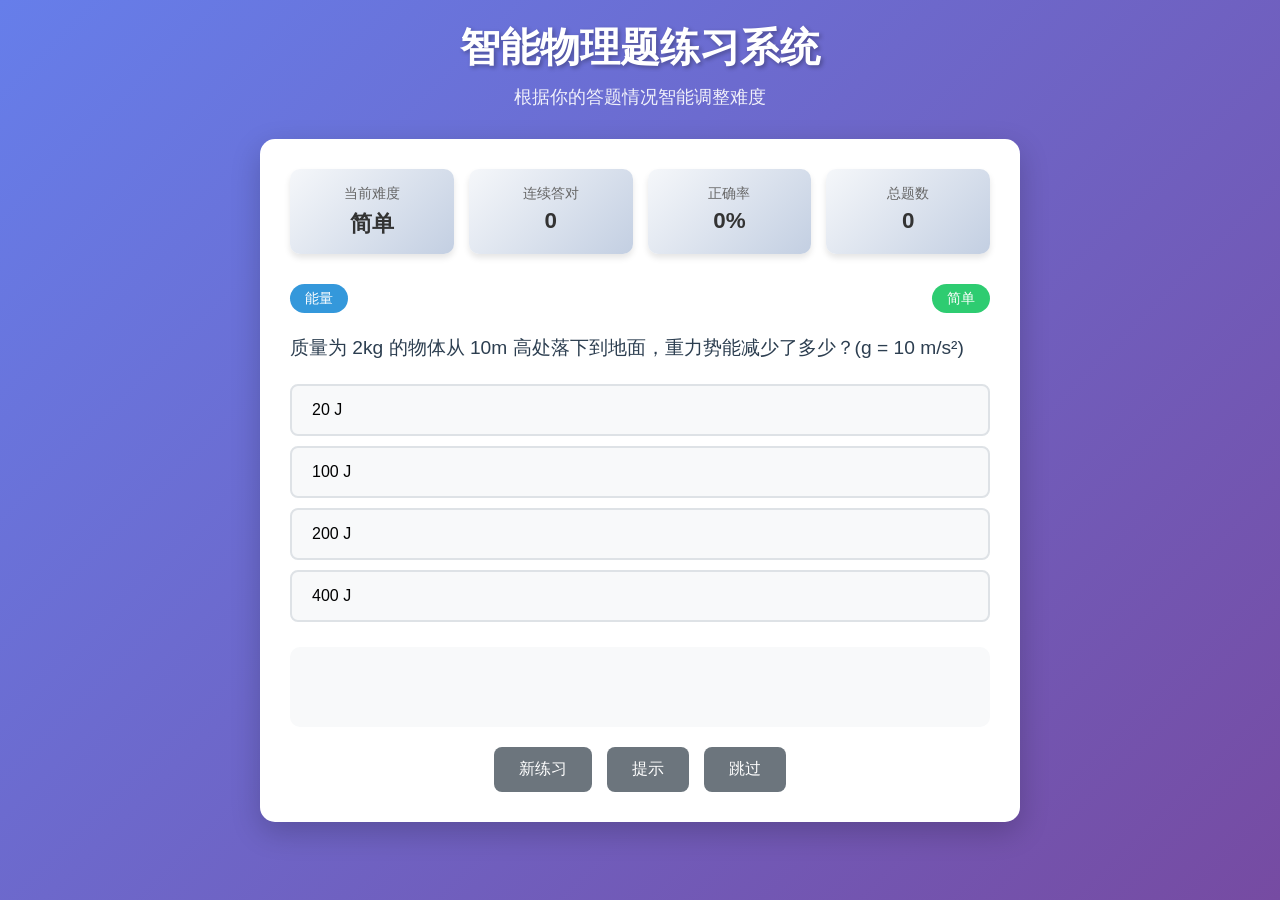
<file: index.html>
<!DOCTYPE html>
<html lang="zh-CN">
<head>
    <meta charset="UTF-8">
    <meta name="viewport" content="width=device-width, initial-scale=1.0">
    <title>智能物理题练习系统</title>
    <style>
        * {
            margin: 0;
            padding: 0;
            box-sizing: border-box;
        }

        body {
            font-family: 'Segoe UI', Tahoma, Geneva, Verdana, sans-serif;
            background: linear-gradient(135deg, #667eea 0%, #764ba2 100%);
            min-height: 100vh;
            color: #333;
        }

        .container {
            max-width: 800px;
            margin: 0 auto;
            padding: 20px;
        }

        header {
            text-align: center;
            color: white;
            margin-bottom: 30px;
        }

        header h1 {
            font-size: 2.5em;
            margin-bottom: 10px;
            text-shadow: 2px 2px 4px rgba(0,0,0,0.3);
        }

        header p {
            font-size: 1.1em;
            opacity: 0.9;
        }

        main {
            background: white;
            border-radius: 15px;
            padding: 30px;
            box-shadow: 0 10px 30px rgba(0,0,0,0.2);
        }

        #stats-panel {
            display: grid;
            grid-template-columns: repeat(auto-fit, minmax(150px, 1fr));
            gap: 15px;
            margin-bottom: 30px;
        }

        .stat-item {
            background: linear-gradient(135deg, #f5f7fa 0%, #c3cfe2 100%);
            padding: 15px;
            border-radius: 10px;
            text-align: center;
            box-shadow: 0 4px 6px rgba(0,0,0,0.1);
        }

        .stat-label {
            display: block;
            font-size: 0.9em;
            color: #666;
            margin-bottom: 5px;
        }

        .stat-value {
            display: block;
            font-size: 1.4em;
            font-weight: bold;
            color: #333;
        }

        #question-container {
            margin-bottom: 25px;
        }

        #question-header {
            display: flex;
            justify-content: space-between;
            align-items: center;
            margin-bottom: 20px;
        }

        #question-category {
            background: #3498db;
            color: white;
            padding: 5px 15px;
            border-radius: 20px;
            font-size: 0.9em;
        }

        #question-difficulty {
            background: #2ecc71;
            color: white;
            padding: 5px 15px;
            border-radius: 20px;
            font-size: 0.9em;
        }

        #question-difficulty.medium {
            background: #f39c12;
        }

        #question-difficulty.hard {
            background: #e74c3c;
        }

        #question-text {
            font-size: 1.2em;
            line-height: 1.6;
            margin-bottom: 20px;
            color: #2c3e50;
        }

        .question-options {
            margin-bottom: 15px;
        }

        .option-btn {
            display: block;
            width: 100%;
            padding: 15px 20px;
            margin-bottom: 10px;
            background: #f8f9fa;
            border: 2px solid #dee2e6;
            border-radius: 8px;
            text-align: left;
            cursor: pointer;
            transition: all 0.3s ease;
            font-size: 1em;
        }

        .option-btn:hover {
            background: #e9ecef;
            border-color: #3498db;
            transform: translateX(5px);
        }

        .option-btn.selected {
            background: #3498db;
            color: white;
            border-color: #2980b9;
        }

        .option-btn.correct {
            background: #2ecc71;
            color: white;
            border-color: #27ae60;
        }

        .option-btn.incorrect {
            background: #e74c3c;
            color: white;
            border-color: #c0392b;
        }

        #answer-input, #formula-answer {
            width: 70%;
            padding: 12px;
            border: 2px solid #dee2e6;
            border-radius: 8px;
            font-size: 1em;
            margin-bottom: 10px;
        }

        #answer-input:focus, #formula-answer:focus {
            outline: none;
            border-color: #3498db;
        }

        .submit-btn {
            padding: 12px 25px;
            background: #3498db;
            color: white;
            border: none;
            border-radius: 8px;
            cursor: pointer;
            font-size: 1em;
            margin-left: 10px;
            transition: background 0.3s ease;
        }

        .submit-btn:hover {
            background: #2980b9;
        }

        #formula-buttons {
            margin-bottom: 15px;
        }

        .formula-btn {
            padding: 8px 15px;
            margin: 5px;
            background: #f8f9fa;
            border: 1px solid #dee2e6;
            border-radius: 5px;
            cursor: pointer;
            font-size: 1.1em;
        }

        .formula-btn:hover {
            background: #e9ecef;
        }

        #feedback-container {
            background: #f8f9fa;
            padding: 20px;
            border-radius: 10px;
            margin-bottom: 20px;
            min-height: 80px;
        }

        #feedback-message {
            font-size: 1.1em;
            font-weight: bold;
            margin-bottom: 10px;
        }

        #feedback-message.correct {
            color: #2ecc71;
        }

        #feedback-message.incorrect {
            color: #e74c3c;
        }

        #feedback-explanation {
            line-height: 1.5;
            color: #555;
        }

        .next-btn {
            margin-top: 15px;
            padding: 12px 25px;
            background: #27ae60;
            color: white;
            border: none;
            border-radius: 8px;
            cursor: pointer;
            font-size: 1em;
        }

        .next-btn:hover {
            background: #229954;
        }

        #controls {
            display: flex;
            justify-content: center;
            gap: 15px;
            flex-wrap: wrap;
        }

        .control-btn {
            padding: 12px 25px;
            background: #6c757d;
            color: white;
            border: none;
            border-radius: 8px;
            cursor: pointer;
            font-size: 1em;
            transition: background 0.3s ease;
        }

        .control-btn:hover {
            background: #5a6268;
        }

        .control-btn:active {
            transform: scale(0.98);
        }

        @media (max-width: 600px) {
            .container {
                padding: 10px;
            }
            
            main {
                padding: 20px;
            }
            
            header h1 {
                font-size: 2em;
            }
            
            #stats-panel {
                grid-template-columns: repeat(2, 1fr);
            }
            
            #controls {
                flex-direction: column;
                align-items: stretch;
            }
            
            .control-btn {
                width: 100%;
            }
        }
    </style>
</head>
<body>
    <div class="container">
        <header>
            <h1>智能物理题练习系统</h1>
            <p>根据你的答题情况智能调整难度</p>
        </header>

        <main>
            <div id="stats-panel">
                <div class="stat-item">
                    <span class="stat-label">当前难度</span>
                    <span id="current-difficulty" class="stat-value">简单</span>
                </div>
                <div class="stat-item">
                    <span class="stat-label">连续答对</span>
                    <span id="streak" class="stat-value">0</span>
                </div>
                <div class="stat-item">
                    <span class="stat-label">正确率</span>
                    <span id="accuracy" class="stat-value">0%</span>
                </div>
                <div class="stat-item">
                    <span class="stat-label">总题数</span>
                    <span id="total-questions" class="stat-value">0</span>
                </div>
            </div>

            <div id="question-container">
                <div id="question-header">
                    <span id="question-category"></span>
                    <span id="question-difficulty"></span>
                </div>
                <div id="question-text"></div>
                <div id="question-image"></div>
                <div id="options-container">
                    <div id="multiple-choice" class="question-options"></div>
                    <div id="input-answer" class="question-options">
                        <input type="text" id="answer-input" placeholder="请输入答案...">
                        <button id="submit-input" class="submit-btn">提交答案</button>
                    </div>
                    <div id="formula-input" class="question-options">
                        <div id="formula-buttons">
                            <button class="formula-btn" data-symbol="π">π</button>
                            <button class="formula-btn" data-symbol="√">√</button>
                            <button class="formula-btn" data-symbol="²">²</button>
                            <button class="formula-btn" data-symbol="³">³</button>
                            <button class="formula-btn" data-symbol="×">×</button>
                            <button class="formula-btn" data-symbol="÷">÷</button>
                        </div>
                        <input type="text" id="formula-answer" placeholder="请输入公式答案...">
                        <button id="submit-formula" class="submit-btn">提交答案</button>
                    </div>
                </div>
            </div>

            <div id="feedback-container">
                <div id="feedback-message"></div>
                <div id="feedback-explanation"></div>
                <button id="next-question" class="next-btn" style="display: none;">下一题</button>
            </div>

            <div id="controls">
                <button id="new-session" class="control-btn">新练习</button>
                <button id="hint" class="control-btn">提示</button>
                <button id="skip" class="control-btn">跳过</button>
            </div>
        </main>
    </div>

    <script src="script.js"></script>
</body>
</html>
</file>
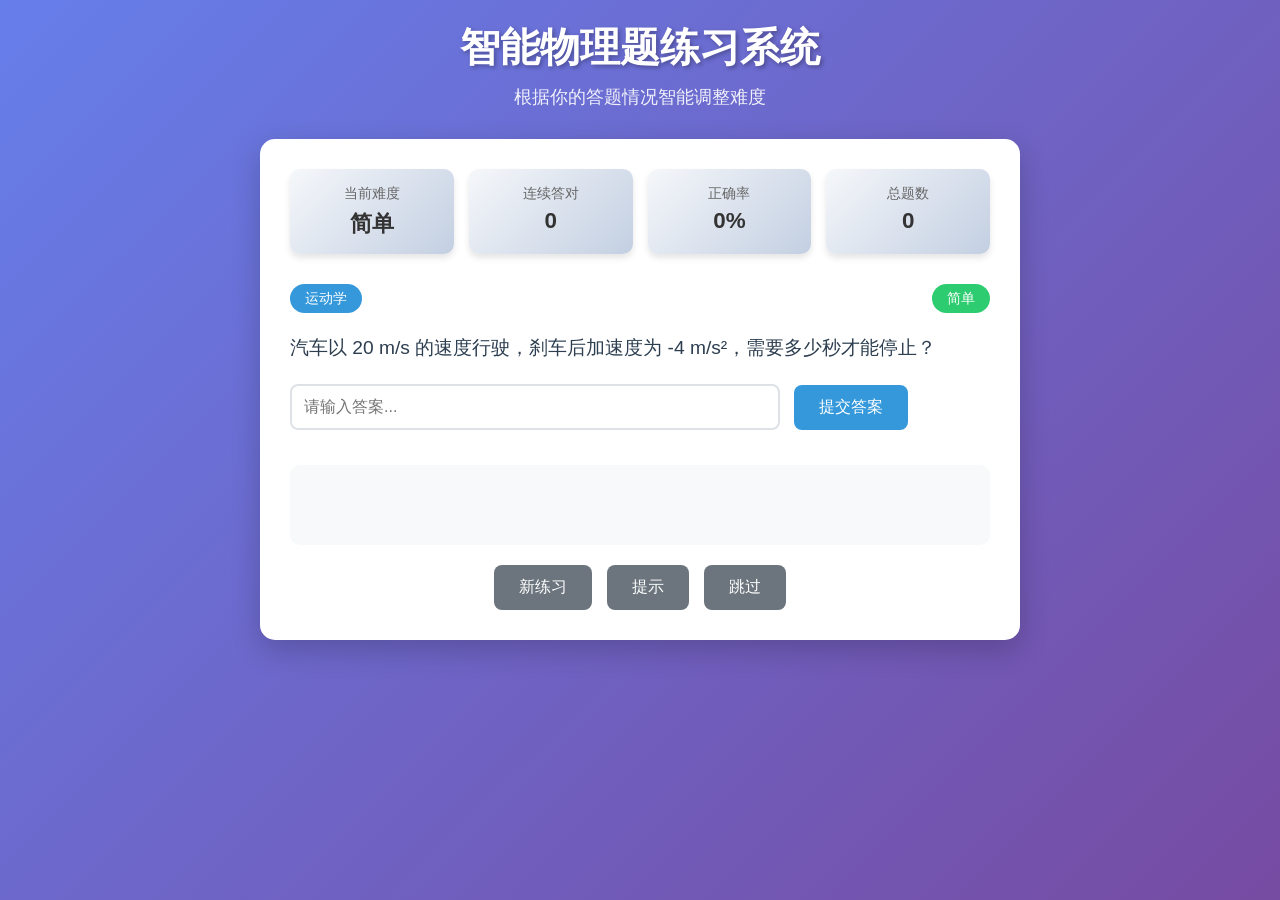
<file: physics-tutor.html>
<!DOCTYPE html>
<html lang="zh-CN">
<head>
    <meta charset="UTF-8">
    <meta name="viewport" content="width=device-width, initial-scale=1.0">
    <title>智能物理题练习系统</title>
    <style>
        * {
            margin: 0;
            padding: 0;
            box-sizing: border-box;
        }

        body {
            font-family: 'Segoe UI', Tahoma, Geneva, Verdana, sans-serif;
            background: linear-gradient(135deg, #667eea 0%, #764ba2 100%);
            min-height: 100vh;
            color: #333;
        }

        .container {
            max-width: 800px;
            margin: 0 auto;
            padding: 20px;
        }

        header {
            text-align: center;
            color: white;
            margin-bottom: 30px;
        }

        header h1 {
            font-size: 2.5em;
            margin-bottom: 10px;
            text-shadow: 2px 2px 4px rgba(0,0,0,0.3);
        }

        header p {
            font-size: 1.1em;
            opacity: 0.9;
        }

        main {
            background: white;
            border-radius: 15px;
            padding: 30px;
            box-shadow: 0 10px 30px rgba(0,0,0,0.2);
        }

        #stats-panel {
            display: grid;
            grid-template-columns: repeat(auto-fit, minmax(150px, 1fr));
            gap: 15px;
            margin-bottom: 30px;
        }

        .stat-item {
            background: linear-gradient(135deg, #f5f7fa 0%, #c3cfe2 100%);
            padding: 15px;
            border-radius: 10px;
            text-align: center;
            box-shadow: 0 4px 6px rgba(0,0,0,0.1);
        }

        .stat-label {
            display: block;
            font-size: 0.9em;
            color: #666;
            margin-bottom: 5px;
        }

        .stat-value {
            display: block;
            font-size: 1.4em;
            font-weight: bold;
            color: #333;
        }

        #question-container {
            margin-bottom: 25px;
        }

        #question-header {
            display: flex;
            justify-content: space-between;
            align-items: center;
            margin-bottom: 20px;
        }

        #question-category {
            background: #3498db;
            color: white;
            padding: 5px 15px;
            border-radius: 20px;
            font-size: 0.9em;
        }

        #question-difficulty {
            background: #2ecc71;
            color: white;
            padding: 5px 15px;
            border-radius: 20px;
            font-size: 0.9em;
        }

        #question-difficulty.medium {
            background: #f39c12;
        }

        #question-difficulty.hard {
            background: #e74c3c;
        }

        #question-text {
            font-size: 1.2em;
            line-height: 1.6;
            margin-bottom: 20px;
            color: #2c3e50;
        }

        .question-options {
            margin-bottom: 15px;
        }

        .option-btn {
            display: block;
            width: 100%;
            padding: 15px 20px;
            margin-bottom: 10px;
            background: #f8f9fa;
            border: 2px solid #dee2e6;
            border-radius: 8px;
            text-align: left;
            cursor: pointer;
            transition: all 0.3s ease;
            font-size: 1em;
        }

        .option-btn:hover {
            background: #e9ecef;
            border-color: #3498db;
            transform: translateX(5px);
        }

        .option-btn.selected {
            background: #3498db;
            color: white;
            border-color: #2980b9;
        }

        .option-btn.correct {
            background: #2ecc71;
            color: white;
            border-color: #27ae60;
        }

        .option-btn.incorrect {
            background: #e74c3c;
            color: white;
            border-color: #c0392b;
        }

        #answer-input, #formula-answer {
            width: 70%;
            padding: 12px;
            border: 2px solid #dee2e6;
            border-radius: 8px;
            font-size: 1em;
            margin-bottom: 10px;
        }

        #answer-input:focus, #formula-answer:focus {
            outline: none;
            border-color: #3498db;
        }

        .submit-btn {
            padding: 12px 25px;
            background: #3498db;
            color: white;
            border: none;
            border-radius: 8px;
            cursor: pointer;
            font-size: 1em;
            margin-left: 10px;
            transition: background 0.3s ease;
        }

        .submit-btn:hover {
            background: #2980b9;
        }

        #formula-buttons {
            margin-bottom: 15px;
        }

        .formula-btn {
            padding: 8px 15px;
            margin: 5px;
            background: #f8f9fa;
            border: 1px solid #dee2e6;
            border-radius: 5px;
            cursor: pointer;
            font-size: 1.1em;
        }

        .formula-btn:hover {
            background: #e9ecef;
        }

        #feedback-container {
            background: #f8f9fa;
            padding: 20px;
            border-radius: 10px;
            margin-bottom: 20px;
            min-height: 80px;
        }

        #feedback-message {
            font-size: 1.1em;
            font-weight: bold;
            margin-bottom: 10px;
        }

        #feedback-message.correct {
            color: #2ecc71;
        }

        #feedback-message.incorrect {
            color: #e74c3c;
        }

        #feedback-explanation {
            line-height: 1.5;
            color: #555;
        }

        .next-btn {
            margin-top: 15px;
            padding: 12px 25px;
            background: #27ae60;
            color: white;
            border: none;
            border-radius: 8px;
            cursor: pointer;
            font-size: 1em;
        }

        .next-btn:hover {
            background: #229954;
        }

        #controls {
            display: flex;
            justify-content: center;
            gap: 15px;
            flex-wrap: wrap;
        }

        .control-btn {
            padding: 12px 25px;
            background: #6c757d;
            color: white;
            border: none;
            border-radius: 8px;
            cursor: pointer;
            font-size: 1em;
            transition: background 0.3s ease;
        }

        .control-btn:hover {
            background: #5a6268;
        }

        .control-btn:active {
            transform: scale(0.98);
        }

        @media (max-width: 600px) {
            .container {
                padding: 10px;
            }
            
            main {
                padding: 20px;
            }
            
            header h1 {
                font-size: 2em;
            }
            
            #stats-panel {
                grid-template-columns: repeat(2, 1fr);
            }
            
            #controls {
                flex-direction: column;
                align-items: stretch;
            }
            
            .control-btn {
                width: 100%;
            }
        }
    </style>
</head>
<body>
    <div class="container">
        <header>
            <h1>智能物理题练习系统</h1>
            <p>根据你的答题情况智能调整难度</p>
        </header>

        <main>
            <div id="stats-panel">
                <div class="stat-item">
                    <span class="stat-label">当前难度</span>
                    <span id="current-difficulty" class="stat-value">简单</span>
                </div>
                <div class="stat-item">
                    <span class="stat-label">连续答对</span>
                    <span id="streak" class="stat-value">0</span>
                </div>
                <div class="stat-item">
                    <span class="stat-label">正确率</span>
                    <span id="accuracy" class="stat-value">0%</span>
                </div>
                <div class="stat-item">
                    <span class="stat-label">总题数</span>
                    <span id="total-questions" class="stat-value">0</span>
                </div>
            </div>

            <div id="question-container">
                <div id="question-header">
                    <span id="question-category"></span>
                    <span id="question-difficulty"></span>
                </div>
                <div id="question-text"></div>
                <div id="question-image"></div>
                <div id="options-container">
                    <div id="multiple-choice" class="question-options"></div>
                    <div id="input-answer" class="question-options">
                        <input type="text" id="answer-input" placeholder="请输入答案...">
                        <button id="submit-input" class="submit-btn">提交答案</button>
                    </div>
                    <div id="formula-input" class="question-options">
                        <div id="formula-buttons">
                            <button class="formula-btn" data-symbol="π">π</button>
                            <button class="formula-btn" data-symbol="√">√</button>
                            <button class="formula-btn" data-symbol="²">²</button>
                            <button class="formula-btn" data-symbol="³">³</button>
                            <button class="formula-btn" data-symbol="×">×</button>
                            <button class="formula-btn" data-symbol="÷">÷</button>
                        </div>
                        <input type="text" id="formula-answer" placeholder="请输入公式答案...">
                        <button id="submit-formula" class="submit-btn">提交答案</button>
                    </div>
                </div>
            </div>

            <div id="feedback-container">
                <div id="feedback-message"></div>
                <div id="feedback-explanation"></div>
                <button id="next-question" class="next-btn" style="display: none;">下一题</button>
            </div>

            <div id="controls">
                <button id="new-session" class="control-btn">新练习</button>
                <button id="hint" class="control-btn">提示</button>
                <button id="skip" class="control-btn">跳过</button>
            </div>
        </main>
    </div>

    <script src="script.js"></script>
</body>
</html>
</file>
